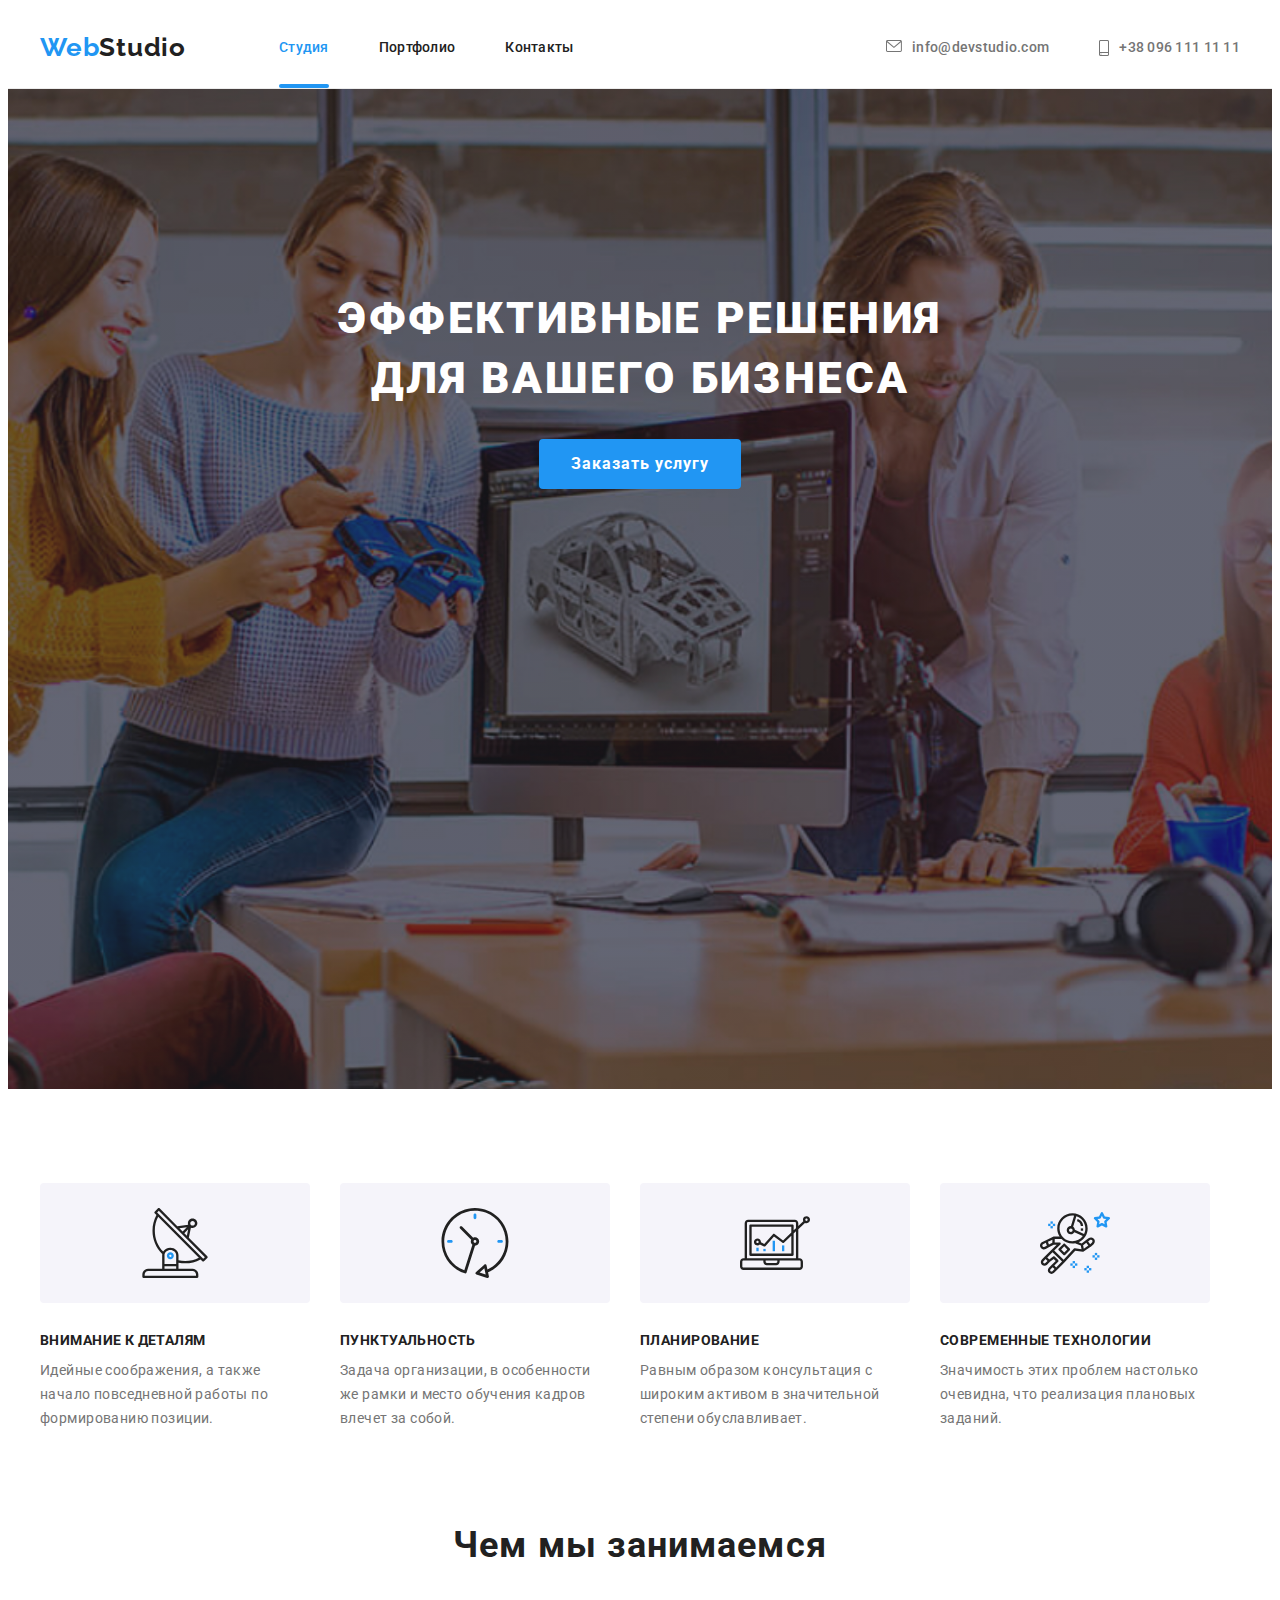
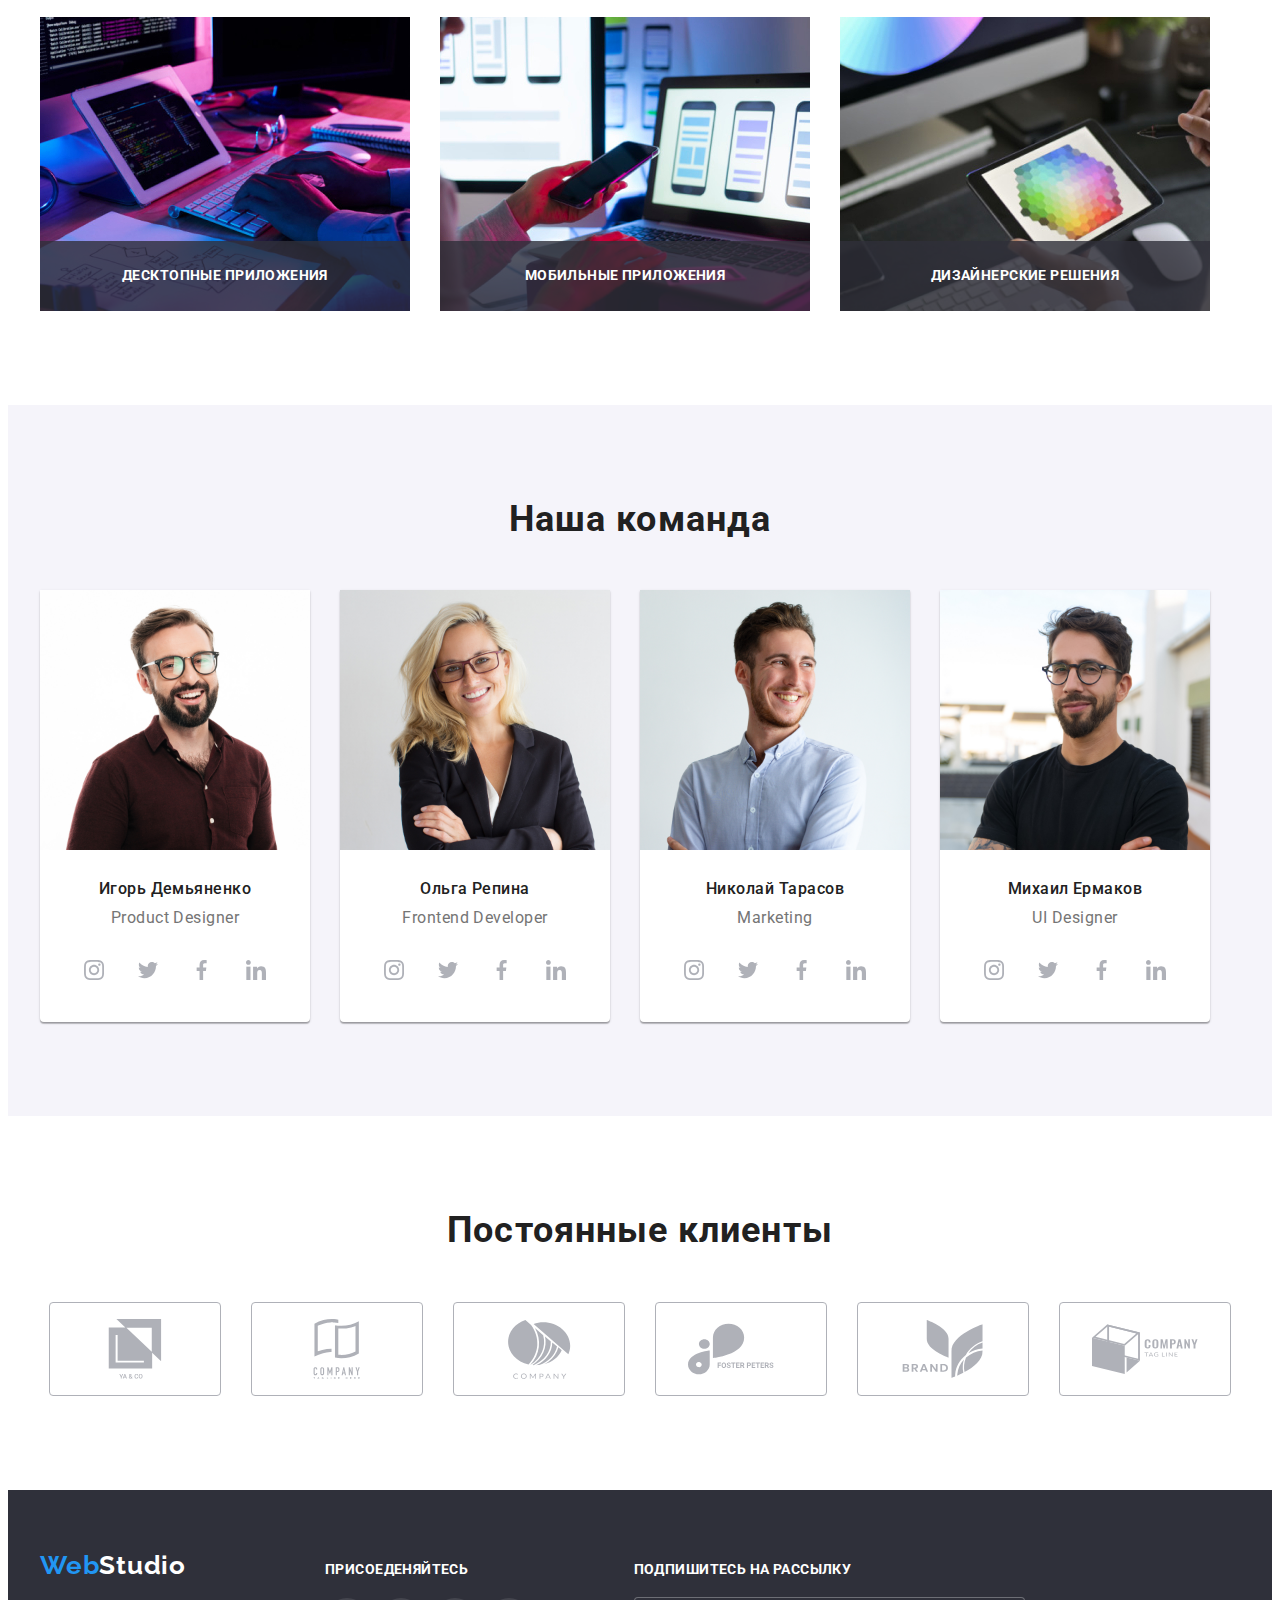
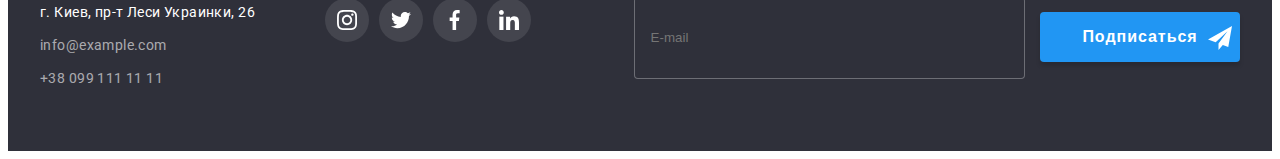
<file: index.html>
<!DOCTYPE html>
<html lang="en">
<head>
        <meta charset="UTF-8">
        <meta http-equiv="X-UA-Compatible" content="IE=edge">
        <meta name="viewport" content="width=device-width, initial-scale=1.0">
        <link rel="preconnect" href="https://fonts.googleapis.com">
<link rel="preconnect" href="https://fonts.gstatic.com" crossorigin>
<link href="https://fonts.googleapis.com/css2?family=Raleway:wght@700&family=Roboto:wght@400;500;700;900&display=swap" rel="stylesheet">
<link rel="stylesheet" href="https://cdnjs.cloudflare.com/ajax/libs/modern-normalize/1.1.0/modern-normalize.min.css" integrity="sha512-wpPYUAdjBVSE4KJnH1VR1HeZfpl1ub8YT/NKx4PuQ5NmX2tKuGu6U/JRp5y+Y8XG2tV+wKQpNHVUX03MfMFn9Q==" crossorigin="anonymous" referrerpolicy="no-referrer" />
<link rel="stylesheet" href="css/styles.css">
        <title>studio</title>
</head>
<body>
    <!-- About header-->
    <header class="header">
        <!--About-nav-->
     <div class="container studio-header">
        <nav class="nav">
            <a class="nav-logo link" href="./portfolio.html"><span class="nav-logo-accent">Web</span>Studio</a>
    <ul class="nav-list list ">
        <li class="nav-item"><a class="nav-link link current" href="./index.html">Cтудия</a></li>
        <li class="nav-item"><a class="nav-link link" href="./portfolio.html">Портфолиo</a></li>
        <li class="nav-item"><a class="nav-link link" href="./portfolio.html">Контакты</a></li>
    </ul>
        </nav>
         <!--About contacts-->
        <ul class=" contacts list link">
            
            <li class="contact-item"><a class="contact-link link" href="mailto:info@devstudio.com">
                
               <svg class="contact-icon" width="16" height="12">
                <use href="./images/icons.svg#icon-envelope"></use></svg>info@devstudio.com</a></li>
           
            <li class="contact-item"><a class="contact-mobile-link link" href="tel:+380961111111">
                
                <svg class="mobile-icon" width="10" height="16">
                    <use href="./images/icons.svg#icon-smartphone-1"></use></svg>+38 096 111 11 11</a></li>
               
                </ul>

    </div>
    </header>
 

    <!-- Main content-->
    <!--About main-->


      <!--About hero-->   
      <section class="hero">
        <div class="container">
         <h1 class="hero-title">Эффективные решения  для вашего бизнеса</h1>
         <button class="hero-button" type= "button" data-modal-open>Заказать услугу </button>
        </div>
        </section> 
<!-- About company-->
<section class="studio-benefits">
            <div class="container">
               <h2 class="visually-hidden">Особенности</h2>
                <ul class="studio-list list">
                    <li class="benefits-item">
                     
                <div class="hidden-benefits">
                    <svg class="hidden-icons" width="70" height="70">
                         <use href="./images/icons.svg#icon-antenna-1"></use>
                    </svg>
                  </div>
                     
                    <h3 class="benefits-subtitle">Внимание к деталям</h3>
                        <p class="benefits-text">
                        Идейные соображения, а также начало повседневной работы по формированию позиции.
                        </p>   
                    </li>
                    <li class="benefits-item">
                   <div class="hidden-benefits">
                        <svg class="hidden-icons" width="70" height="70">
                            <use href="./images/icons.svg#icon-clock-1"></use>
                       </svg>
                    </div>
                    <h3 class="benefits-subtitle">Пунктуальность</h3>
                       <p class="benefits-text">
                        Задача организации, в особенности же рамки и место обучения кадров влечет за собой.
                       </p>   
                    </li> 
                    <li class="benefits-item">
                        <div class="hidden-benefits">
                            <svg class="hidden-icons" width="70" height="70">
                            <use href="./images/icons.svg#icon-diagram-1"></use>
                       </svg>
                    </div>
                    <h3 class="benefits-subtitle">Планирование</h3>
                     <p class="benefits-text">
                         Равным образом консультация с широким активом в значительной степени обуславливает.
                       
                     </p>   
                    </li>
                    <li class="benefits-item">
                        <div class="hidden-benefits">
                            <svg class="hidden-icons" width="70" height="70">
                            <use href="./images/icons.svg#icon-astronaut-1"></use> 
                       </svg>  
                    </div>
                    <h3 class="benefits-subtitle">Современные технологии</h3>
                     <p class="benefits-text">
                        Значимость этих проблем настолько очевидна, что реализация плановых заданий.
                     </p>   
                    </li>
                 </ul>
                </div>
            </section>

            <section class="benefits">
                <div class="container ">
                <h2 class="benefits-title">Чем мы занимаемся</h2>
            <ul class="benefits-list list"> 
             <li class="benefits-img">
               
               <img src="./images/img1.jpg" alt="Людина працює над створенням проекту" width="370" >
               <p class="benefits-description">
                  Десктопные приложения 
               </p>
               
            </li>
             <li class="benefits-img">
               <img src="./images/img2.jpg" alt="Людина перевіряє схему на комп'ютері" width="370">
               <p class="benefits-description">
                  Мобильные приложения 
               </p>
            </li>
             <li class="benefits-img">
               <img src="./images/img3.jpg" alt="Людина підбирає колір з палітри кольорів" width="370">
               <p class="benefits-description">
                  Дизайнерские решения
               </p>
            </li>
            </ul>
                </div>
             </section>
                 
                <!-- About our company -->
                    <div class="team">
                    <div class="container">
                     <h2 class="company">Наша команда</h2>
            <ul class="team-list list">
             <li class="card-set"><img src="./images/img4.jpg" alt="Игорь Демьяненкo" width="270">
                   <div class="company-features">
                    <h3 class="company-list">Игорь Демьяненко</h3>
                    <p class="company-item">Product Designer</p>
                   
                    <!-- About company-icons -->
                    <ul class="icon-list list">
                    <li class="icon-item">
                        <a href="" class="company-soc-link">
                   <svg class="icons" width="20" height="20">
                    <use href="./images/icons.svg#icon-instagram-2"></use>
                   </svg>
                </a>
                   </li>
                   <li class="icon-item">
                    <a href="" class="company-soc-link">
                   <svg class="icons" width="20" height="20">
                    <use href="./images/icons.svg#icon-Group"></use>
                   </svg>
                </a>
                   </li>
                   <li class="icon-item">
                    <a href="" class="company-soc-link">
                   <svg class="icons" width="20" height="20">
                    <use href="./images/icons.svg#icon-Vector"></use>
                   </svg>
                </a>
                   </li>
                   <li class="icon-item">
                    <a href="" class="company-soc-link">
                   <svg class="icons" width="20" height="20">
                    <use href="./images/icons.svg#icon-linkedin-1"></use>
                   </svg>
                </a>
                   </li>
                   </ul>
                  </div>
               
           <li class="card-set"><img src="./images/img5.jpg" alt="Ольга Репина" width="270">
                    <div class="company-features">
                    <h3 class="company-list">Ольга Репина</h3>
                    <p class="company-item">Frontend Developer</p>
                    
                    <!-- About company-icons -->   
                    <ul class="icon-list list">
                        <li class="icon-item">
                            <a href="" class="company-soc-link">
                       <svg class="icons" width="20" height="20">
                        <use href="./images/icons.svg#icon-instagram-2"></use>
                       </svg>
                    </a>
                       </li>
                       <li class="icon-item">
                        <a href="" class="company-soc-link">
                       <svg class="icons" width="20" height="20">
                        <use href="./images/icons.svg#icon-Group"></use>
                       </svg>
                    </a>
                       </li>
                       <li class="icon-item">
                        <a href="" class="company-soc-link">
                       <svg class="icons" width="20" height="20">
                        <use href="./images/icons.svg#icon-Vector"></use>
                       </svg>
                    </a>
                       </li>
                       <li class="icon-item">
                        <a href="" class="company-soc-link">
                       <svg class="icons" width="20" height="20">
                        <use href="./images/icons.svg#icon-linkedin-1"></use>
                       </svg>
                    </a>
                       </li>
                       </ul> 
                    </div>
               
                 <li class="card-set"><img src="./images/img6.jpg" alt="Николай Тарасов"  width="270">
                    <div class="company-features">
                    <h3 class="company-list">Николай Тарасов</h3>
                    <p class="company-item">Marketing</p>
                    
                    <!-- About company-icons -->
                    <ul class="icon-list list">
                        <li class="icon-item">
                            <a href="" class="company-soc-link">
                       <svg class="icons" width="20" height="20">
                        <use href="./images/icons.svg#icon-instagram-2"></use>
                       </svg>
                    </a>
                       </li>
                       <li class="icon-item">
                        <a href="" class="company-soc-link">
                       <svg class="icons" width="20" height="20">
                        <use href="./images/icons.svg#icon-Group"></use>
                       </svg>
                    </a>
                       </li>
                       <li class="icon-item">
                        <a href="" class="company-soc-link">
                       <svg class="icons" width="20" height="20">
                        <use href="./images/icons.svg#icon-Vector"></use>
                       </svg>
                    </a>
                       </li>
                       <li class="icon-item">
                        <a href="" class="company-soc-link">
                       <svg class="icons" width="20" height="20">
                        <use href="./images/icons.svg#icon-linkedin-1"></use>
                       </svg>
                    </a>
                       </li>
                       </ul>
    
                     </div>
                
                
                <li class="card-set"><img src="./images/img7.jpg" alt="Михаил Ермаков" width="270">
                    <div class="company-features">
                 <h3 class="company-list">Михаил Ермаков</h3>
                 <p class="company-item">UI Designer</p>
                    
                    <!-- About company-icons -->   
                    <ul class="icon-list list">
                        <li class="icon-item">
                            <a href="" class="company-soc-link">
                       <svg class="icons" width="20" height="20">
                        <use href="./images/icons.svg#icon-instagram-2"></use>
                       </svg>
                    </a>
                       </li>
                       <li class="icon-item">
                        <a href="" class="company-soc-link">
                       <svg class="icons" width="20" height="20">
                        <use href="./images/icons.svg#icon-Group"></use>
                       </svg>
                    </a>
                       </li>
                       <li class="icon-item">
                        <a href="" class="company-soc-link">
                       <svg class="icons" width="20" height="20">
                        <use href="./images/icons.svg#icon-Vector"></use>
                       </svg>
                    </a>
                       </li>
                       <li class="icon-item">
                        <a href="" class="company-soc-link">
                       <svg class="icons" width="20" height="20">
                        <use href="./images/icons.svg#icon-linkedin-1"></use>
                       </svg>
                    </a>
                       </li>
                       </ul> 
                     </div>
               
                 
             </ul>  
             
            </div>
                 </div>


                 <!-- About clients -->
<section class="regular-clients">
    <div class="container">
        <h2 class="client-title">Постоянные клиенты</h2>
       <ul class="client-list list">
       <li class="client-item">
                    <a href="" class="client-soc-link">
                    <svg class="client-icon" width="106" height="60">
                    <use href="./images/icons.svg#icon-group"></use>   
                    </svg>
                    </a>
        </li>
                <li class="client-item">
                    <a href="" class="client-soc-link">
                        <svg class="client-icon" width="106" height="60">
                        <use href="./images/icons.svg#icon-group-1"></use>   
                        </svg>
                        </a>
                </li>
                <li class="client-item">
                <a href="" class="client-soc-link">
                    <svg class="client-icon" width="106" height="60">
                    <use href="./images/icons.svg#icon-group-2"></use>   
                    </svg>
                    </a>
                </li>
                
                <li class="client-item">
                    <a href="" class="client-soc-link">
                        <svg class="client-icon" width="106" height="60">
                        <use href="./images/icons.svg#icon-group-3"></use>   
                        </svg>
                        </a>
                 </li>

                <li class="client-item">
                    <a href="" class="client-soc-link">
                        <svg class="client-icon" width="106" height="60">
                        <use href="./images/icons.svg#icon-group-4"></use>   
                        </svg>
                        </a>
                </li>

                <li class="client-item">

                    <a href="" class="client-soc-link">
                        <svg class="client-icon" width="106" height="60">
                        <use href="./images/icons.svg#icon-group-5"></use>   
                        </svg>
                        </a>
</ul>
</div>
</section>


<!--About footer-->
<footer class="footer">
<div class="container">

        <div class="footer-link">
    <a class="footer-logo link" href="./index.html"><span class="footer-logo-accent">Web</span>Studio</a>
<address class="adress">
     <ul class="footer-adress list link">
      <li class=" footer-item"><a class="footer-maps link" href="https://goo.gl/maps/8fhmesopUyRwjY3u5" target="_blank" rel="noreferrer noopener">г. Киев, пр-т Леси Украинки, 26 </a></li>
      <li class="footer-item"><a class="footer-mail link" href="mailto:info@example.com">info@example.com</a></li>
      <li class="footer-item"><a class="footer-phone link" href="tel+380991111111">+38 099 111 11 11</a></li>
     </ul>
</address>
</div> 

<div class="footer-soc-icons">
    <p class="footer-icon-text">Присоеденяйтесь</p>
    
    <!-- About company-icons -->   
    <ul class="icon-list list">
        <li class="footer-icon-item">
            <a href="" class="footer-soc-link">
       <svg class="footer-icon" width="20" height="20">
        <use href="./images/icons.svg#icon-instagram-2"></use>
       </svg>
    </a>
       </li>
       <li class="footer-icon-item">
        <a href="" class="footer-soc-link">
       <svg class="footer-icon" width="20" height="20">
        <use href="./images/icons.svg#icon-Group"></use>
       </svg>
    </a>
       </li>
       <li class="footer-icon-item">
        <a href="" class="footer-soc-link">
       <svg class="footer-icon" width="20" height="20">
        <use href="./images/icons.svg#icon-Vector"></use>
       </svg>
    </a>
       </li>
       <li class="footer-icon-item">
        <a href="" class="footer-soc-link">
       <svg class="footer-icon" width="20" height="20">
        <use href="./images/icons.svg#icon-linkedin-1"></use>
       </svg>
    </a>
       </li>
       </ul> 
   </div>

<!-- About footer-form -->
<div class="footer-field">
<p class="footer-form-title  "> Подпишитесь на рассылку</p>
<form class="footer-form">
<input type="text" name="footer-email-form" id="footer-email-form" placeholder="E-mail" class="footer-input"required/>
<button type="submit" class="footer-btn">Подписаться<svg class="footer-form-icon" width="24" height="24">
<use href="./images/icons.svg#icon-icon-send"></use></svg></button>
</form>
</div>
</div>

    
</footer>



<!-- About modal -->
<div class="backdrop is-hidden" data-modal>
<div class="modal">
<button type="button" class="modal-close-btn" data-modal-close>
<svg class="modal-icon" width="11" height="11">
   <use href="./images/icons.svg#icon-Vector-modal"></use>
</svg>
</button>


<p class="modal-title">Оставьте свои данные, мы вам перезвоним</p>
<form class="modal-form">

   <div class="form-field">
   <label for="user-name" class="form-label">Имя</label>
   <input type="text" name="user-name" id="user-name" class="modal-input"/>
  
<svg class="input-icon" width="12" height="12">
   <use href="./images/icons.svg#icon-contact"></use>
</svg>
   </div>
<div class="form-field">
<label for="user-tel" class="form-label">Телефон</label>
<input type="tel" name="user-tel" id= "user-tel" class="modal-input"/>
<svg class="input-icon" width="13" height="13">
   <use href="./images/icons.svg#icon-tel"></use>
</svg>
</div>
<div class="form-field">
<label for="user-mail" class="form-label">Почта</label>
<input type="text" name="user-mail" id="user-mail" class="modal-input"/>
<svg class="input-icon" width="15" height="12">
   <use href="./images/icons.svg#icon-mail"></use>
</svg>
</div>

<label for="user-comment" class="form-label">Комментарий</label>
<textarea name="user-comment" id="user-comment" rows="8" class="modal-textarea"   placeholder="Введите текст" required></textarea>

<div class="modal-condition">
<input type="checkbox" name="user-condition" value="condition" id="user-condition" class="checkbox-input"/>
<label for="user-condition">Соглашаюсь с рассылкой и принимаю><span class="user-answer"> Условия договора</span></label>
</div>

<button type="submit" class="form-modal-btn">Отправить</button>
</form>
</div>
</div>
<script src="./js/modal.js"></script>
  
</body>

</html>
</file>
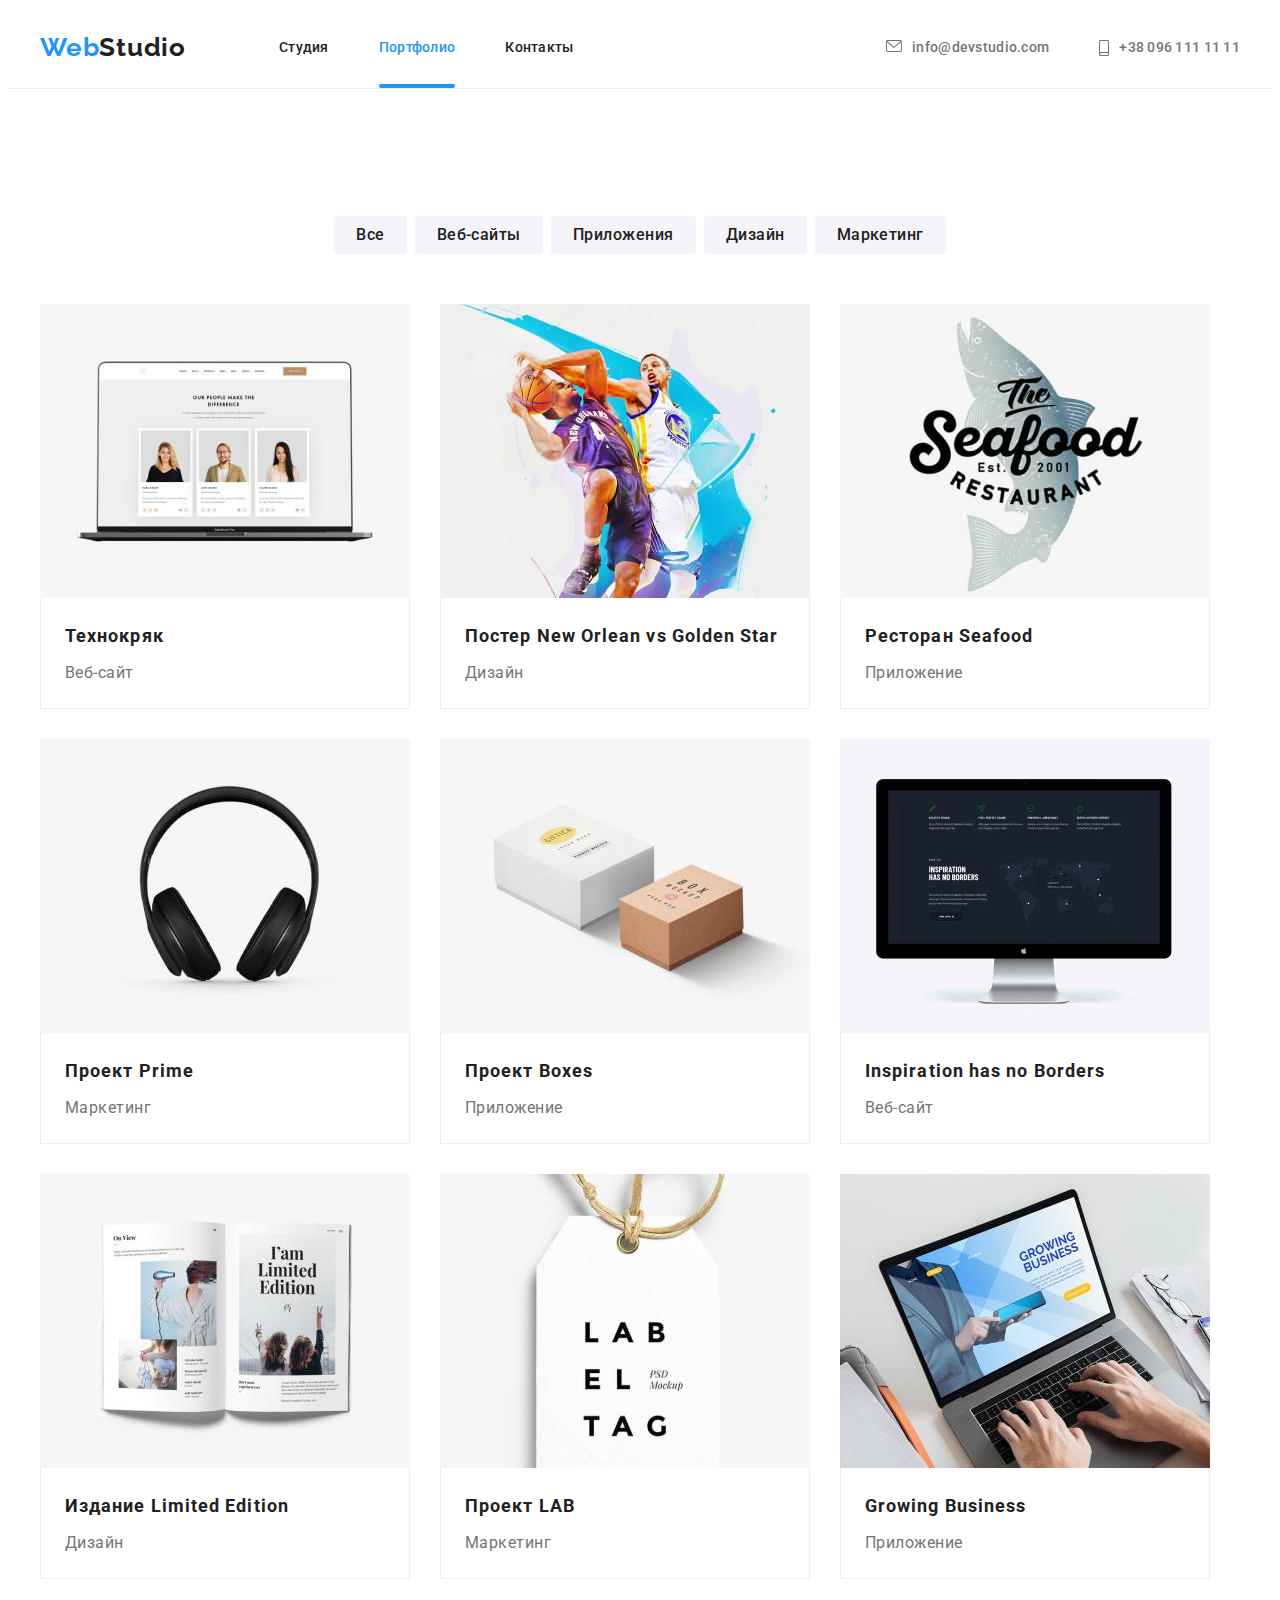
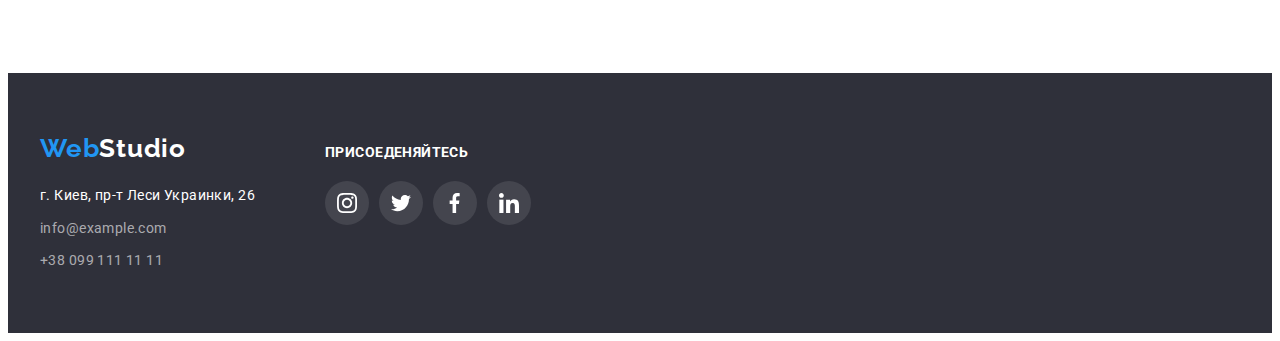
<file: portfolio.html>
<!DOCTYPE html>
<html lang="en">
<head>
        <meta charset="UTF-8">
        <meta http-equiv="X-UA-Compatible" content="IE=edge">
        <meta name="viewport" content="width=device-width, initial-scale=1.0">
        <link rel="preconnect" href="https://fonts.googleapis.com">
<link rel="preconnect" href="https://fonts.gstatic.com" crossorigin>
<link href="https://fonts.googleapis.com/css2?family=Raleway:wght@700&family=Roboto:wght@400;500;700;900&display=swap" rel="stylesheet">
<link rel="stylesheet" href="https://cdnjs.cloudflare.com/ajax/libs/modern-normalize/1.1.0/modern-normalize.min.css" integrity="sha512-wpPYUAdjBVSE4KJnH1VR1HeZfpl1ub8YT/NKx4PuQ5NmX2tKuGu6U/JRp5y+Y8XG2tV+wKQpNHVUX03MfMFn9Q==" crossorigin="anonymous" referrerpolicy="no-referrer" />
<link rel="stylesheet" href="css/styles.css">
        
    <title>portfolio</title>
</head>
<body>
      <!-- About header-->
    <header class="header">
        <!--About-nav-->
     <div class="container studio-header">
        <nav class="nav">
            <a class="nav-logo link" href="./portfolio.html"><span class="nav-logo-accent">Web</span>Studio</a>
    <ul class="nav-list list ">
        <li class="nav-item"><a class="nav-link link " href="./index.html">Cтудия</a></li>
        <li class="nav-item"><a class="nav-link link current " href="./portfolio.html">Портфолиo</a></li>
        <li class="nav-item"><a class="nav-link link" href="./portfolio.html">Контакты</a></li>
    </ul>
        </nav>
         <!--About contacts-->
        <ul class=" contacts list link">
            
            <li class="contact-item"><a class="contact-link link" href="mailto:info@devstudio.com">
                
               <svg class="contact-icon" width="16" height="12">
                <use href="./images/icons.svg#icon-envelope"></use></svg>info@devstudio.com</a></li>
           
            <li class="contact-item"><a class="contact-mobile-link link" href="tel:+380961111111">
                
                <svg class="mobile-icon" width="10" height="16">
                    <use href="./images/icons.svg#icon-smartphone-1"></use></svg>+38 096 111 11 11</a></li>
               
                </ul>

    </div>
    </header>
    <!--About main-->
<main>
    <section  class="main-content">
    <h1 class="is-hidden">Услуги</h1>
    <div class="container">
        <ul class="button-list list">
            <li class="button-item"><button class="portfolio-button" type="button">Все</button></li>
            <li class="button-item"><button class="portfolio-button" type="button">Веб-сайты</button></li>
            <li class="button-item"><button class="portfolio-button" type="button">Приложения</button></li>
            <li class="button-item"><button class="portfolio-button" type="button">Дизайн</button></li>
            <li class="button-item"><button class="portfolio-button" type="button">Маркетинг</button></li>
        </ul>
     <!-- About company-->
   
        <h1 class="visually-hidden">Галерея</h1>

<ul class="gallery-item list">
            <li class="gallery-img">
                <a href="" class="gallery-link link">
                    <div class="gallery-cover-wrap">
                <img src="./images/img8.jpg" alt="Сторінка вебсайта" width="370">
                <p class="gallery-cover"> 
                    Ресурс предлагает комплексные предложения с разным уровнем
                    функционала и сервисов. Все это позволит посетителю получить
                    исчерпывающие сведения о компании или частном лице.
                </p>
                    </div>
                 <div class="gallery">
                 <h2 class="gallery-site">Teхнокряк</h2>
                 <p class="gallery-text">Веб-сайт</p>
                </div>
                 </a>
                 </li> 

       
<li class="gallery-img">
        <a href="" class="gallery-link link">
            <div class="gallery-cover-wrap">
        <img src="./images/img9.jpg" alt="Дизайн постера" width="370">
        <p class="gallery-cover"> 
            Ресурс предлагает комплексные предложения с разным уровнем
            функционала и сервисов. Все это позволит посетителю получить
            исчерпывающие сведения о компании или частном лице.
        </p>
            </div>
    <div class="gallery">
        <h2 class="gallery-site">Постер New Orlean vs Golden Star</h2>
        <p class="gallery-text">Дизайн</p>
    </div>
</a>
</li>

    <li class="gallery-img">
        <a href="" class="gallery-link link">
            <div class="gallery-cover-wrap">
        <img src="./images/img10.jpg" alt="Емблема" width="370">
        <p class="gallery-cover"> 
            Ресурс предлагает комплексные предложения с разным уровнем
            функционала и сервисов. Все это позволит посетителю получить
            исчерпывающие сведения о компании или частном лице.
        </p>
            </div>
    <div class="gallery">
        <h2 class="gallery-site">Ресторан Seafood</h2>
        <p class="gallery-text">Приложение</p>
    </div>
</a>
</li>
    <li class="gallery-img">
        <a href="" class="gallery-link link">
            <div class="gallery-cover-wrap">
        <img src="./images/img11.jpg" alt="Навушники" width="370">
        <p class="gallery-cover"> 
            Ресурс предлагает комплексные предложения с разным уровнем
            функционала и сервисов. Все это позволит посетителю получить
            исчерпывающие сведения о компании или частном лице.
        </p>
            </div>
    <div class="gallery">
        <h2 class="gallery-site">Проект Prime</h2>
        <p class="gallery-text">Маркетинг</p>
    </div>
</a>
</li>
    <li class="gallery-img">
        <a href="" class="gallery-link link">
            <div class="gallery-cover-wrap">
        <img src="./images/img12.jpg" alt="Дизайнерські коробочки" width="370">
        <p class="gallery-cover"> 
            Ресурс предлагает комплексные предложения с разным уровнем
            функционала и сервисов. Все это позволит посетителю получить
            исчерпывающие сведения о компании или частном лице.
        </p>
            </div>
    <div class="gallery">
        <h2 class="gallery-site">Проект Boxes</h2>
        <p class="gallery-text">Приложение</p>
    </div>
</a>
</li>
    <li class="gallery-img">
        <a href="" class="gallery-link link">
            <div class="gallery-cover-wrap">
        <img src="./images/img13.jpg" alt="Комп'ютер на підставці" width="370">
        <p class="gallery-cover"> 
            Ресурс предлагает комплексные предложения с разным уровнем
            функционала и сервисов. Все это позволит посетителю получить
            исчерпывающие сведения о компании или частном лице.
        </p>
            </div>
    <div class="gallery">
    
        <h2 class="gallery-site">Inspiration has no Borders</h2>
        <p class="gallery-text">Веб-сайт</p>
    </div>
</a>
</li>
    <li class="gallery-img">
        <a href="" class="gallery-link link">
            <div class="gallery-cover-wrap">
        <img src="./images/img14.jpg" alt="Відкрита книжка" width="370">
        <p class="gallery-cover"> 
            Ресурс предлагает комплексные предложения с разным уровнем
            функционала и сервисов. Все это позволит посетителю получить
            исчерпывающие сведения о компании или частном лице.
        </p>
            </div>
    <div class="gallery">
        <h2 class="gallery-site">Издание Limited Edition</h2>
        <p class="gallery-text">Дизайн</p>
    </div>
</a>
</li>
    <li class="gallery-img">
        <a href="" class="gallery-link link">
            <div class="gallery-cover-wrap">
        <img src="./images/img15.jpg" alt="Надпис з абревіатурою" width="370">
        <p class="gallery-cover"> 
            Ресурс предлагает комплексные предложения с разным уровнем
            функционала и сервисов. Все это позволит посетителю получить
            исчерпывающие сведения о компании или частном лице.
        </p>
            </div>
    <div class="gallery">
        <h2 class="gallery-site">Проект LAB</h2>
        <p class="gallery-text">Маркетинг</p>
    </div>
</a>
</li>
    <li class="gallery-img">
        <a href="" class="gallery-link link">
            <div class="gallery-cover-wrap">
        <img src="./images/img16.jpg" alt="Людина за комп'ютером" width="370">
        <p class="gallery-cover"> 
            Ресурс предлагает комплексные предложения с разным уровнем
            функционала и сервисов. Все это позволит посетителю получить
            исчерпывающие сведения о компании или частном лице.
        </p>
            </div>
       <div class="gallery"> <h2 class="gallery-site">Growing Business</h2>
        <p class="gallery-text">Приложение</p>
    </div>
</a>
</li>

</ul>
</div>
</section>
</main>
    
 <!--About footer-->
<footer class="footer">
    <div class="container">
    
            <div class="footer-link">
        <a class="footer-logo link" href="./index.html"><span class="footer-logo-accent">Web</span>Studio</a>
    <address class="adress">
         <ul class="footer-adress list link">
          <li class=" footer-item"><a class="footer-maps link" href="https://goo.gl/maps/8fhmesopUyRwjY3u5" target="_blank" rel="noreferrer noopener">г. Киев, пр-т Леси Украинки, 26 </a></li>
          <li class="footer-item"><a class="footer-mail link" href="mailto:info@example.com">info@example.com</a></li>
          <li class="footer-item"><a class="footer-phone link" href="tel+380991111111">+38 099 111 11 11</a></li>
         </ul>
    </address>
    </div> 
    
    <div class="footer-soc-icons">
        <p class="footer-icon-text">Присоеденяйтесь</p>
        
        <!-- About company-icons -->   
        <ul class="icon-list list">
            <li class="footer-icon-item">
                <a href="" class="footer-soc-link">
           <svg class="footer-icon" width="20" height="20">
            <use href="./images/icons.svg#icon-instagram-2"></use>
           </svg>
        </a>
           </li>
           <li class="footer-icon-item">
            <a href="" class="footer-soc-link">
           <svg class="footer-icon" width="20" height="20">
            <use href="./images/icons.svg#icon-Group"></use>
           </svg>
        </a>
           </li>
           <li class="footer-icon-item">
            <a href="" class="footer-soc-link">
           <svg class="footer-icon" width="20" height="20">
            <use href="./images/icons.svg#icon-Vector"></use>
           </svg>
        </a>
           </li>
           <li class="footer-icon-item">
            <a href="" class="footer-soc-link">
           <svg class="footer-icon" width="20" height="20">
            <use href="./images/icons.svg#icon-linkedin-1"></use>
           </svg>
        </a>
           </li>
           </ul> 
     
    </div>
        </div>
    </footer>
      


</body>

</html>
</file>
<file: css/styles.css>
/* About root */
:root{--primary-text-color:#212121;
  --secondary-text-color:#757575;  
--accent-color:#2196F3 ;
--main-background-color:  #FFFFFF ;
--secondary-background-color: #F5F4FA;
--brand-color:#2F303A;
--hero-button-color:#188CE8;
--icon-background-color: #AFB1B8;
--typical-margin:30px;
--border-color: #EEEEEE;
--button-background: #188CE8;
}
:root {--timing-cubic: cubic-bezier(0.4, 0, 0.2, 1);}
/* About body */
body {
font-family: 'Roboto', sans-serif;
color:var(--primary-text-color) ;
background-color: var(--main-background-color);
letter-spacing: 0.03em;
font-size: 14px;
}
h1,
h2,
h3,
h4,
h5,
h6,
p {margin: 0;
}
img {display: block;
max-width: 100%;
height: auto;
}
address {font-style: normal;}


/* About list */
.list {list-style: none;
padding-left: 0;
margin: 0;
}
/* About decorations */
.link {text-decoration: none;
    color: inherit; 
    }

/*About hidden  */
.visually-hidden {
    position: absolute;
    width: 1px;
    height: 1px;
    margin: -1px;
    border: 0;
    padding: 0;
    
    white-space: nowrap;
    clip-path: inset(100%);
    clip: rect(0 0 0 0);
    overflow: hidden;
    
  }
  /* About header-container  */
  .header { border-bottom: 1px solid #ECECEC;}
  .studio-header {display: flex;
   
}
  .container {
      width: 1200px;
      margin:0 auto;
      padding-left: 15px;
      padding-right: 15px;
      
  }
 
    /* About logo */
    .nav {display: flex;
        }
        .nav-item {margin-left: 50px;}
        .nav-item:first-child {margin-left: 0;}
    .nav-logo {padding-top: 24px;
    padding-bottom: 25px;
    display: flex;
}
    
.nav-logo {
    font-family: 'Raleway';
    font-style: normal;
    font-weight: 700;
    font-size: 26px;
    line-height: 1.19;
    letter-spacing: 0.03em;
    color:var(--primary-text-color);

    
}
.nav-list {
display: flex;
margin-left: 93px;
align-items: center;}
.nav-list .nav-link:not(:last-child) {margin-right: 50px;}
    .nav-logo-accent { color:var(--accent-color);}

    
    .nav-link {font-family: inherit;
    font-style: normal;
    font-weight: 500;
    font-size: 14px;
    line-height: 1.14;
    letter-spacing: 0.02em;
    color:var(--primary-text-color);
    position: relative;
    opacity: 1;
    transition: opacity;
    transition-property: color;
    transition-duration: 250ms;
    transition-timing-function:var(--timing-cubic);
    
}
/* About header underline */

.nav-link::after {
    content: '';
    position: absolute;
    left: 0px;
    bottom: 0px;
    display: block;
    width: 100%;
    height: 4px;
    background: var(--accent-color);
    border-radius: 2px;
    opacity: 0;
    transition: opacity;
    transition-property:color;
    transition-duration: 250ms;
    transition-timing-function:var(--timing-cubic);
}
.nav-link:hover::after {opacity: 1;}

 .nav-link {padding-top: 32px;
    padding-bottom: 32px; 
     display:flex;
    text-align: center;}
.nav-link {color: var(--primary-text-color);}
.nav-link:hover,
.nav-link:focus
.nav-list.nav-link.current {
     color: var(--accent-color);
 }
 .current { color: var(--accent-color);
    
}
.current::after {
    content: '';
    position: absolute;
    left: 0px;
    bottom: 0px;
    display: block;
    width: 100%;
    height: 4px;
    background-color: var(--accent-color);
    opacity: 1;
    border-radius: 2px;}

/* About contacts */
.contacts {
display: flex;
margin-left: auto;}
 .contact-link {
 font-style: normal;
 font-size: 14px;
font-weight: 500;
line-height: 1.14;
letter-spacing: 0.02em;
color: var(--secondary-text-color);
opacity: 1;

    transition-property: color;
    transition-duration: 250ms;
    transition-timing-function:var(--timing-cubic);
    

}
.contact-link:hover,
.contact-link:focus {color:var(--accent-color); }

.contact-mobile-link{
    font-style: normal;
    font-size: 14px;
   font-weight: 500;
   line-height: 1.14;
   letter-spacing: 0.02em;
   align-items: center;
   color: var(--secondary-text-color);
   opacity: 1;

    transition-property:color;
    transition-duration: 250ms;
    transition-timing-function:var(--timing-cubic);
   }
.contact-mobile-link:hover,
.contact-mobile-link:focus {color:var(--accent-color);} 

.contact-link, .contact-mobile-link {
    display: flex;
    padding-top: 32px;
    padding-bottom: 32px; }
.contact-item +.contact-item {margin-left: 50px;}  


/* About contact-icons */
 
.contact-item {display: flex;
    align-items: center;
    justify-content: center;
}
.mobile-icon,.contact-icon { 
    margin-right: 10px;
    fill: currentColor;}

    
/* About HERO */
 .hero {background-color: var(--brand-color);
 padding: 200px 0;
} 
.hero {
max-width: 1600px;
height: 600px;
background-image: linear-gradient(
to right,
rgba(47, 48, 58, 0.4),
rgba(47, 48, 58, 0.4)), 
url(../images/img17.jpg);
background-repeat: no-repeat;
background-position: center;
background-size: cover;
margin-right: auto;
margin-left: auto;
}
    .hero-title {text-align: center;
  margin-bottom:var(--typical-margin);
    
}
.hero-title { font-family: inherit;
    font-style: normal;
    font-weight: 900;
    font-size: 44px;
    line-height: 1.36;
    width: 696px;
    margin: 0px auto;
    margin-bottom: 30px;
    text-align: center;
    letter-spacing: 0.06em;
    text-transform: uppercase;
    color:var(--main-background-color);
    }
  
     
    /* About hero-button */
.hero-button 
 {font-family: inherit;
font-style: normal;
font-weight: 700;
font-size: 16px;
line-height: 1.87;
display: flex;
align-items: center;
text-align: center;
letter-spacing: 0.06em;
cursor: pointer;
 color:var(--main-background-color);
 border-radius: 4px;
 border:none;
 margin: 0px auto;
 padding: 10px 32px;
    }
 .hero-button { background-color: var(--accent-color);}
    .hero-button:hover,
    .hero-button:focus{
        background-color:  var(--hero-button-color);
 }
   
/* About STUDIO-hidden  benefits1 icons*/

.hidden-benefits { display: flex;
    align-items: center;
    justify-content: center;
    background-position:center;
    width: 270px;
    height: 120px;
    border-radius: 4px;
    margin-right: 30px;
    margin-bottom: 30px;
    background-color: #F5F4FA;
    }
.hidden-benefits:last-child {margin-right: 0px;} 
.hidden-icons {fill: var(--primary-text-color);}

.studio-benefits {
 padding-top: 94px;
 padding-bottom: 94px;
}
.studio-list {display: flex;
}
.benefits-item {width: 270px;
margin-left: 30px;}
.benefits-item:first-child {margin-left: 0px;}

.benefits-subtitle {
margin-bottom: 10px;
font-family:inherit;
font-style: normal;
font-weight: 700;
font-size: 14px;
line-height: 1.14;
letter-spacing: 0.03em;
text-transform: uppercase;
color: var(--primary-text-color);}
.benefits-item:not(:first-child) {margin-left: 30px;}

/* About Studio-img benefits 2 */
.benefits {padding-bottom: 94px;}
.benefits-list {
display: flex;
}
.benefits-img:first-child {
    margin-left: 0px;}
.benefits-title {font-family: 'Roboto';
    font-style: normal;
    font-weight: 700;
    font-size: 36px;
    line-height: 1.16;
    text-align: center;
    letter-spacing: 0.03em;
    color: var(--primary-text-color);
    margin-bottom: 50px;
    }
    /* About benefits description */
    .benefits-img {margin-left: 30px;
        width: 370px;
        height: 294px;
       position: relative;
       display: flex;
        }
    .benefits-description {
        display: flex;
        position: absolute;
        bottom:0;
        align-items: center;
        justify-content: center;
        width: 100%;
        height: 70px;
        font-weight: 700;
        line-height: 1.14;
        text-transform: uppercase;
        color: var(--main-background-color);
        background: rgba(47, 48, 58, 0.8);
        }
       
/* About  Studio Team*/
    .benefits-text {
    font-family: inherit;
    font-style: normal;
    font-weight: 400;
    font-size: 14px;
    line-height: 1.71;
    /* or 171% */
    letter-spacing: 0.03em;
    color: var(--secondary-text-color);

   }

    /* About our company */
    .team {
        padding-top: 94px;
        padding-bottom: 94px;
        background-color: var(--secondary-background-color);}
    .team-list {display: flex; text-align: center;
    } 

.company {
        font-family: inherit;
        font-style: normal;
        font-weight: 700;
        font-size: 36px;
        line-height: 1.16;
        text-align: center;
        letter-spacing: 0.03em;
        color: var(--primary-text-color);
        margin-bottom: 50px;}

.card-set {margin-left: 30px;
       background:var(--main-background-color);
        /* material shadow v1 */
        box-shadow: 0px 1px 3px rgba(0, 0, 0, 0.12), 0px 1px 1px rgba(0, 0, 0, 0.14), 0px 2px 1px rgba(0, 0, 0, 0.2);
        border-radius: 0px 0px 4px 4px;}
.card-set:first-child {margin-left: 0px;}

    .company-list { 
    font-family: inherit;
    font-style: normal;
    font-weight: 500;
    font-size: 16px;
    line-height: 1.18;
    letter-spacing: 0.03em;
    color: var(--primary-text-color);}

.company-features {
    padding-top: 30px;
    padding-bottom: 30px;}

.company-item {margin-top: 10px;
        font-family: inherit;
        font-style: normal;
        font-weight: 400;
        font-size: 16px;
        line-height: 1.18;
        letter-spacing: 0.03em;
color: var(--secondary-text-color);
}
/* About company-icons */
.icon-list { display:flex;
   justify-content: center;
   margin-top: 16px;
   }
 .icon-item {
    margin-left: 10px;}
.icon-item:first-child {margin-left: 0px;}

.company-soc-link {
    display: flex;
    justify-content: center;
    align-items: center;
    width: 44px; 
    height:44px;
    border-radius: 50%;
    color: var(--icon-background-color);
    background-color:var(--main-background-color);

    opacity: 1;
    transition-property: color,background-color;
    transition-duration: 250ms;
    transition-timing-function:var(--timing-cubic);
    
}
   
    .card-set {
    box-shadow: 0px 1px 3px rgba(0, 0, 0, 0.12), 0px 1px 1px rgba(0, 0, 0, 0.14), 0px 2px 1px rgba(0, 0, 0, 0.2);
    
}
.company-soc-link:hover,
.company-soc-link:focus {background-color:var(--accent-color);}
.icons {fill:currentColor}
.company-soc-link:hover, .icons
.company-soc-link:focus .icons {color:var(--main-background-color);}

/* About clients */
.client-list {display: flex; 
    justify-content: center;
 }

.regular-clients {padding-top: 94px;
padding-bottom: 94px;
}

.client-title {
    font-weight: 700;
    font-size: 36px;
    font-style: bolt;
    line-height: 1.16;
    text-align: center;
    letter-spacing: 0.03em;
    color: #212121;
    margin-bottom: 50px;}

.client-item {margin-left: 30px;}
.client-item:first-child {margin-left: 0px;}

.client-soc-link { display: flex;
    justify-content: center;
    align-items: center;
    width: 170px;
    height: 92px;
    border: 1px solid #AFB1B8;
    border-radius: 4px;

color:var(--icon-background-color);
opacity: 1;
     
    transition-property: color, border-color;
    transition-duration: 250ms;
    transition-timing-function:var(--timing-cubic);
    }
.client-soc-link:hover,
.client-soc-link:focus {color: var(--accent-color); border-color: var(--accent-color) ;}
.client-icon {fill:currentColor}



/*Portfolio buttons */
       .main-content {padding: 94px 0px}
       .button-list {display: flex;
        justify-content: center;
        margin-bottom: 50px;
        
    
       }
        .button-item {margin-right: 8px;}
        .button-item:last-child {margin-right: 0;}
        
        .portfolio-button {font-family: 'Roboto';
            font-style: normal;
            font-weight: 500;
            font-size: 16px;
            line-height: 1.62;  
            text-align: center;
            letter-spacing: 0.03em;
            border:none;
            border-radius: 4px;
            padding: 6px 22px;
            cursor: pointer;
            color: var(--primary-text-color); 
            background-color:var(--secondary-background-color);

            opacity: 1;
            
            transition-property: background-color, color, box-shadow;
            transition-duration: 250ms;
            transition-timing-function:var(--timing-cubic);}

            .portfolio-button:hover,
            .portfolio-button:focus {color:var(--main-background-color);
            background-color:var(--accent-color); 
            box-shadow:  3px 1px rgba(0, 0, 0, 0.1), 0px 1px 2px rgba(0, 0, 0, 0.08), 0px 2px 2px rgba(0, 0, 0, 0.12);}
      
            /*Gallery cards PORTFOLIO  */

  .gallery-item {
    display: flex;
    flex-wrap: wrap;
}
   .gallery-site {
    font-weight: 700;
    font-size: 18px;
    line-height: 2;
    letter-spacing: 0.06em;
    color: var(--primary-text-color);
    margin-bottom: 4px;
}
    .gallery-text {
        font-weight: 400;
        font-size: 16px;
        line-height: 1.87;
        letter-spacing: 0.03em;
        color: var(--secondary-text-color);
    }

.gallery-img {width:370px;
        margin-right: 30px;
        margin-bottom: 30px;
       
       
}
.gallery-img:nth-child(3n) {margin-right: 0;
}
.gallery-img:nth-last-child(-n+3) {margin-bottom: 0;
}
.gallery {padding: 20px 24px;
border: 1px solid var(--border-color);
border-top: none;
}
.gallery-link {display: block;}

.gallery-link:hover,
.gallery-link:focus {box-shadow: 0px 1px 1px rgba(0, 0, 0, 0.12), 0px 4px 4px rgba(0, 0, 0, 0.06), 1px 4px 6px rgba(0, 0, 0, 0.16);}

.gallery-cover-wrap { position: relative;
overflow: hidden;}
.gallery-cover {position: absolute;
    top:0;
    font-family: 'Roboto';
    font-style: normal;
    font-weight: 400;
    font-size: 18px;
    line-height: 1.55;
    letter-spacing: 0.03em;
    color: var(--main-background-color);
    background-color:  var(--accent-color);
    padding: 63px 24px;
    height: 100%;
    transform: translateY(100%);
    transition: transform 250ms var(--timing-cubic);
    
}
.gallery-link:hover .gallery-cover,

.gallery-link:focus .gallery-cover {transform: translateY(0);}

/* About footer */
 .footer .container {display: flex;
align-items: baseline;}
.footer {
    padding-top: 60px;
    padding-bottom: 60px;
    background-color:var(--brand-color);
}
.adress {margin-top: 20px;}
.footer-item {margin-bottom: 9px;}
.footer-item:last-child {margin-bottom: 0;}
       
    /* About footer-logo */
.footer-logo {font-family: 'Raleway';
    font-style: normal;
    font-weight: 700;
    font-size: 26px;
    line-height: 1.19;
    letter-spacing: 0.03em;
    color:  var(--main-background-color);}
.footer-logo-accent {color: var(--accent-color);}

.footer-adress {
    font-family: 'Roboto';
    font-weight: 400;
    font-size: 14px;
    line-height:1.71;
    letter-spacing: 0.03em;
    color:var(--main-background-color);
   
} 
    .footer-maps {
        transition-property:color;
        transition-duration: 250ms;
        transition-timing-function:var(--timing-cubic);}
    .footer-maps:hover,
    .footer-maps:focus {color:var(--accent-color);}

    .footer-mail  {
font-family: 'Roboto';
font-style: normal;
font-weight: 400;
font-size: 14px;
line-height: 1.71;
letter-spacing: 0.03em;
color: rgba(255, 255, 255, 0.6);
opacity: 1;
     
    transition-property:color;
    transition-duration: 250ms;
    transition-timing-function:var(--timing-cubic);}

    .footer-mail:hover,
    .footer-mail:focus {color: var(--accent-color);}

            .footer-phone {font-family: 'Roboto';
            font-weight: 400;
            font-size: 14px;
            line-height: 1.71;
            letter-spacing: 0.03em;
            color:rgba(255, 255, 255, 0.6);opacity: 1;
            opacity: 1;
            transition-property:color;
            transition-duration: 250ms;
            transition-timing-function:var(--timing-cubic);}
          
            
        .footer-phone:hover,
        .footer-phone:focus {color: var(--accent-color);}    
        
        /* About footer icons */
        .footer-soc-icons {margin-left:70px;}
           .footer-icon-text {
            font-weight: 700;
            font-size: 14px;
            line-height: 1.14;
            letter-spacing: 0.03em;
            text-transform: uppercase;
            color: var(--main-background-color);
        }

            .footer-icon-item {margin-left: 10px;}
            .footer-icon-item:first-child {margin-left: 0px;}
            .icon-list {margin-top: 20px;}
            .footer-soc-link {
                display: flex;
                justify-content: center;
                align-items: center;
                width: 44px;
                height: 44px;
                border-radius: 50%;
                color: var(--main-background-color);
                background-color:rgba(255, 255, 255, 0.1);
                opacity: 1;
                transition-property:background-color;
                transition-duration: 250ms;
                transition-timing-function:var(--timing-cubic);
                            }
                .footer-icon {fill:currentColor}
.footer-soc-link:hover,
.footer-soc-link:focus {background-color: var(--accent-color);}

/* About modal */
.backdrop {
    position: fixed;
    top: 0;
    left: 0;
    width: 100%;
    height: 100%;
    background-color:rgba(0, 0, 0, 0.2);
    visibility: visible;
    opacity: 1;
    transition: opacity 250ms var(--timing-cubic), visibility 250ms var(--timing-cubic);
}
.backdrop .is-hidden .modal {transform: translate(-50%, -50%) scale(0);}
.modal-close-btn {
    position: absolute;
    display: flex;
    justify-content: center;
    align-items: center;
    top:10px;
    right:10px;

    width: 30px;
    height: 30px;

    background: transparent;
    border: 1px solid rgba(0, 0, 0, 0.1);
    border-radius: 50%;
    cursor: pointer;
}
.modal-close-btn:hover,
.modal-close-btn:focus {fill:var(--accent-color);}
.is-hidden {
    opacity: 0;
    visibility: hidden;
    pointer-events: none;
}


.modal {
    position: absolute;
    top:50%;
    left:50%;
    transform: translate(-50%,-50%) scale(1);
    width: 528px;
    height: 581px;
    overflow: scroll;
    background: var(--main-background-color);
    border-radius: 4px;
    transition: transform 250ms var(--timing-cubic);
    padding:40px}

.modal-title {font-style: normal;
    font-weight: bolt;
    font-size: 20px;
    line-height: 1.5;
    text-align: center;
    letter-spacing: 0.03em;
    color: var(--primary-text-color);
    margin-bottom: 12px;
    }

    .form-label {font-family: 'Roboto';
        display: block;
        margin-bottom: 4px;
        font-style: normal;
        font-weight: 400;
        font-size: 12px;
        line-height: 1.16;
        letter-spacing: 0.01em;
        color: var(--secondary-text-color);
        resize: none;
        transition: var(--border-color)250ms var(--timing-cubic);
    }
   
    
    .modal-input {
        width: 100%;
        height: 40px;
        outline: none;
        padding-left: 50px;
        color:var(--brand-color)
      }      
    .modal-input:focus {border-color:  var(--accent-color);}
    .modal-input:focus+.input-icon {fill: var(--accent-color);}

    .modal-input::placeholder {font-style: normal;
    font-weight: 400;
    font-size: 14px;
    line-height: 1.14;
    letter-spacing: 0.01em;
    padding-top: 14px;
    padding-bottom: 14px;
    color:var(--secondary-text-color);
     }

     .user-answer {color:rgba(33, 150, 243, 1);
}
.form-field {
    position: relative;
    margin-bottom: 10px;
    flex-direction: column;
    text-align: start;
    transition: var(--border-color) 250ms var(--timing-cubic);
   
}
.input-icon {
position: absolute;

top:54%;
left:0;
margin-left: 15px;
fill:var(--primary-text-color);
transition: fill 250ms var(--timing-cubic);
}
.modal-textarea {resize: none;
width: 448px;
height: 120px;
outline: none;
padding: 12px 16px;
margin-bottom: 20px;

}


.modal-textarea:focus {border-color:  var(--accent-color);}

    .checkbox-input {
    background: var(--primary-text-color);
    border: 0.2px solid #FFFFFF;
    outline: none;
    margin-bottom: 30px;
}   
.checkbox-input:focus {background: var(--accent-color);}
.form-modal-btn {
    width: 200px;
    height: 50px;
    display: block;
    font-style: normal;
    font-weight: 700;
    font-size: 16px;
    line-height: 1.87;
    align-items: center;
    text-align: center;
    letter-spacing: 0.06px;
    cursor: pointer;
    
    margin: 0 auto;
padding: 10px 55px;
background:var(--button-background);
color:var(--main-background-color);
box-shadow: 0px 4px 4px rgba(0, 0, 0, 0.15);
border-radius: 4px;
border: none;
opacity: 1;
transition-property: background-color;
transition-duration: 250ms;
transition-timing-function:var(--timing-cubic);
}


/* About footer form */
.footer-form-title { font-family: 'Roboto';
    font-style: normal;
    font-weight: 700;
    font-size: 14px;
    line-height: 16px;
    letter-spacing: 0.03em;
    text-transform: uppercase;
    color: var(--main-background-color);
    margin-bottom: 20px;
    }
.footer-form {position: relative;}
   .footer-field {
     margin-left: auto;
     }
.footer-form-icon{
    position: absolute;
    top:50%;
    right:0;
    margin-right: 8px;
    transform: translateY(-50%);
    fill:var(--main-background-color)}


   .footer-btn{
    
width: 200px;
height: 50px;
padding: 10px 30px;
font-style: normal;
font-weight: 700;
font-size: 16px;
line-height: 1.87;
align-items: center;
text-align: center;
letter-spacing: 0.06em;
cursor:pointer;
margin: 0 auto;
border: none;
background:var(--accent-color);
box-shadow: 0px 4px 4px rgba(0, 0, 0, 0.15);
border-radius: 4px;
color:var(--main-background-color);
background-color:var(--accent-color);

}

.footer-input {width: 358px;
    height: 50px;
    left: 815px;
    top: 2787px;
    border: 1px solid rgba(255, 255, 255, 0.3);
    border-radius: 4px;
    background-color:var(--brand-color);
    outline: none;
    margin-right: 12px;
    padding:15px;
    padding-left: 16px;
    color:var(--main-background-color);
}


.footer-label {
   font-style: normal;
    font-weight: 400;
    font-size: 16px;
    line-height: 1.25;
    display: flex;
    align-items: center;
    letter-spacing: 0.03em;
    color: rgba(255, 255, 255, 0.6);
    margin-right: 16px;
     }
</file>
